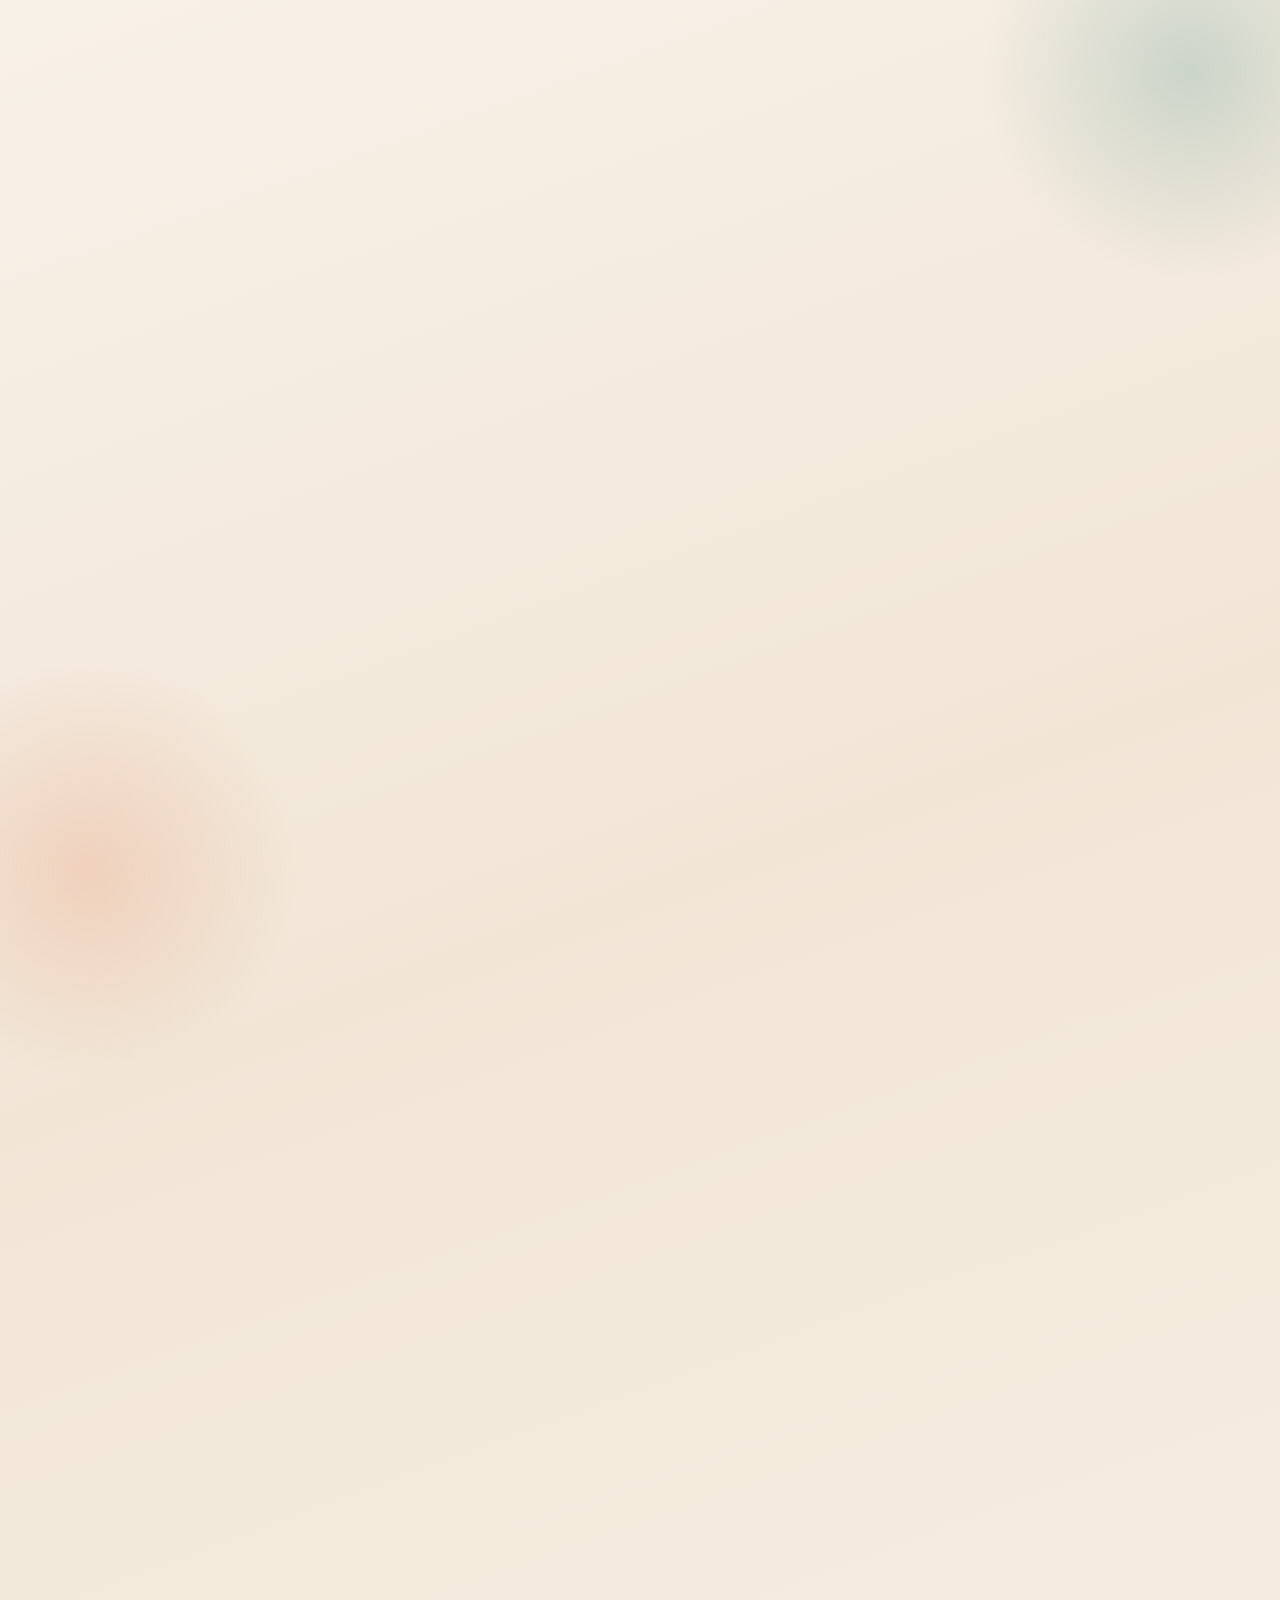
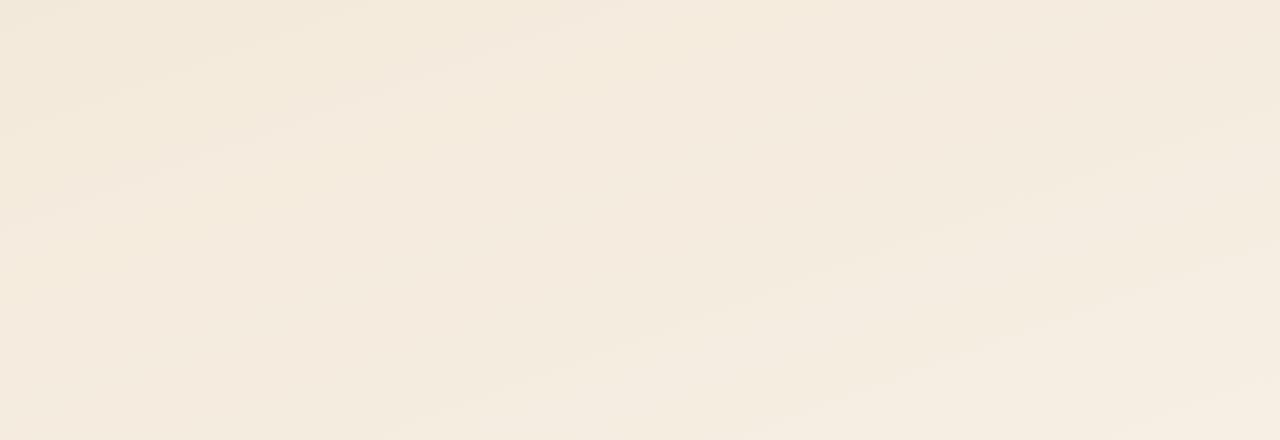
<file: frontend/index.html>
<!DOCTYPE html>
<html lang="en">

<head>
    <meta charset="UTF-8">
    <meta name="viewport" content="width=device-width, initial-scale=1">
    <title>Certificate Studio</title>
    <link rel="preconnect" href="https://fonts.googleapis.com">
    <link rel="preconnect" href="https://fonts.gstatic.com" crossorigin>
    <link
        href="https://fonts.googleapis.com/css2?family=Fraunces:wght@400;600;700&family=Space+Grotesk:wght@400;500;600;700&display=swap"
        rel="stylesheet">
    <link rel="stylesheet" href="styles.css">
</head>

<body>
    <div class="page">
        <header class="hero reveal">
            <div class="hero-content">
                <div class="kicker">Certificate Studio</div>
                <h1>Generate, review, and secure certificates on chain.</h1>
                <p>
                    Submit student details, preview the certificate instantly, and route it to the admin team for
                    blockchain registration. Every step stays in a single flow.
                </p>
                <div class="hero-actions">
                    <button class="btn primary" id="jumpGenerate">Start a new certificate</button>
                    <button class="btn ghost" id="jumpVerify">Verify an existing PDF</button>
                </div>
            </div>
            <div class="hero-card">
                <ul>
                    <li><span class="pill">Step 1</span> Collect details and marks</li>
                    <li><span class="pill">Step 2</span> Generate the PDF certificate</li>
                    <li><span class="pill">Step 3</span> Admin checks and uploads</li>
                </ul>
            </div>
        </header>

        <main class="grid">
            <section class="card full reveal" id="generateSection">
                <div class="step">Step 1</div>
                <h2>Submit student details</h2>
                <p>Fill out the details below to generate a certificate PDF instantly.</p>

                <form id="detailsForm" class="form-grid" autocomplete="off">
                    <div class="field">
                        <label for="studentId">Student ID</label>
                        <input id="studentId" name="student_id" type="text" placeholder="001" required>
                    </div>
                    <div class="field">
                        <label for="school">School</label>
                        <input id="school" name="school" type="text" value="Zurich High School">
                    </div>
                    <div class="field">
                        <label for="firstName">First name</label>
                        <input id="firstName" name="first_name" type="text" placeholder="Ava" required>
                    </div>
                    <div class="field">
                        <label for="lastName">Last name</label>
                        <input id="lastName" name="last_name" type="text" placeholder="Martin" required>
                    </div>
                    <div class="field">
                        <label for="gender">Gender</label>
                        <select id="gender" name="gender">
                            <option value="Female">Female</option>
                            <option value="Male">Male</option>
                            <option value="Other">Other</option>
                        </select>
                    </div>
                    <div class="field">
                        <label for="session">Session</label>
                        <input id="session" name="session" type="text" value="2025-2026">
                    </div>
                </form>

                <div class="subject-area">
                    <label>Subject marks (0-100)</label>
                    <div class="subject-grid" id="subjectGrid">
                        <div class="field"><input type="number" min="0" max="100" id="mathScore"
                                placeholder="Mathematics" value="86"></div>
                        <div class="field"><input type="number" min="0" max="100" id="historyScore"
                                placeholder="History" value="81"></div>
                        <div class="field"><input type="number" min="0" max="100" id="physicsScore"
                                placeholder="Physics" value="88"></div>
                        <div class="field"><input type="number" min="0" max="100" id="chemistryScore"
                                placeholder="Chemistry" value="79"></div>
                        <div class="field"><input type="number" min="0" max="100" id="biologyScore"
                                placeholder="Biology" value="90"></div>
                        <div class="field"><input type="number" min="0" max="100" id="englishScore"
                                placeholder="English" value="92"></div>
                        <div class="field"><input type="number" min="0" max="100" id="geographyScore"
                                placeholder="Geography" value="84"></div>
                    </div>
                </div>

                <div class="actions">
                    <button class="btn primary" id="generateBtn">Generate certificate PDF</button>
                    <button class="btn ghost" id="resetBtn" type="button">Reset form</button>
                </div>
                <div class="status info" id="generateStatus" aria-live="polite"></div>
            </section>

            <section class="card half reveal" id="certificateSection">
                <div class="step">Step 2</div>
                <h2>Certificate preview</h2>
                <p>Review the PDF and send it to admin for blockchain upload.</p>

                <div class="preview" id="previewBox">
                    <div>
                        <strong>No certificate yet.</strong>
                        <p>Generate a certificate to see the preview here.</p>
                    </div>
                </div>

                <div class="summary" id="summaryBox"></div>

                <div class="actions">
                    <a class="btn secondary" id="downloadBtn" href="#" download="certificate.pdf"
                        style="display:none; text-decoration:none;">Download PDF</a>
                </div>
            </section>

            <section class="card half reveal" id="adminSection">
                <div class="step">Step 3</div>
                <h2>Admin check and upload</h2>
                <p>Verify the certificate and upload it to the blockchain registry.</p>

                <div class="toggle">
                    <label>
                        <input type="radio" name="adminSource" value="generated" id="sourceGenerated" checked>
                        <span>Use generated certificate</span>
                    </label>
                    <label>
                        <input type="radio" name="adminSource" value="upload" id="sourceUpload">
                        <span>Upload a PDF</span>
                    </label>
                </div>

                <div class="field" id="adminFileField" style="display:none;">
                    <label for="adminFile">Certificate PDF</label>
                    <input type="file" id="adminFile" accept=".pdf">
                </div>

                <div class="field">
                    <label for="adminPassword">Admin password</label>
                    <input type="password" id="adminPassword" placeholder="Enter admin password">
                </div>

                <div class="actions">
                    <button class="btn ghost" id="adminVerifyBtn">Check on blockchain</button>
                    <button class="btn primary" id="adminUploadBtn">Upload to blockchain</button>
                </div>
                <div class="status" id="adminStatus" aria-live="polite"></div>
            </section>

            <section class="card full reveal" id="verifySection">
                <div class="step">Public verification</div>
                <h2>Verify any certificate</h2>
                <p>Upload a PDF to check if it already exists in the blockchain registry.</p>
                <div class="field">
                    <label for="verifyFile">Certificate PDF</label>
                    <input type="file" id="verifyFile" accept=".pdf">
                </div>
                <div class="actions">
                    <button class="btn secondary" id="verifyBtn">Verify certificate</button>
                </div>
                <div class="status" id="verifyStatus" aria-live="polite"></div>
            </section>
        </main>
    </div>

    <script src="app.js"></script>
</body>

</html>
</file>
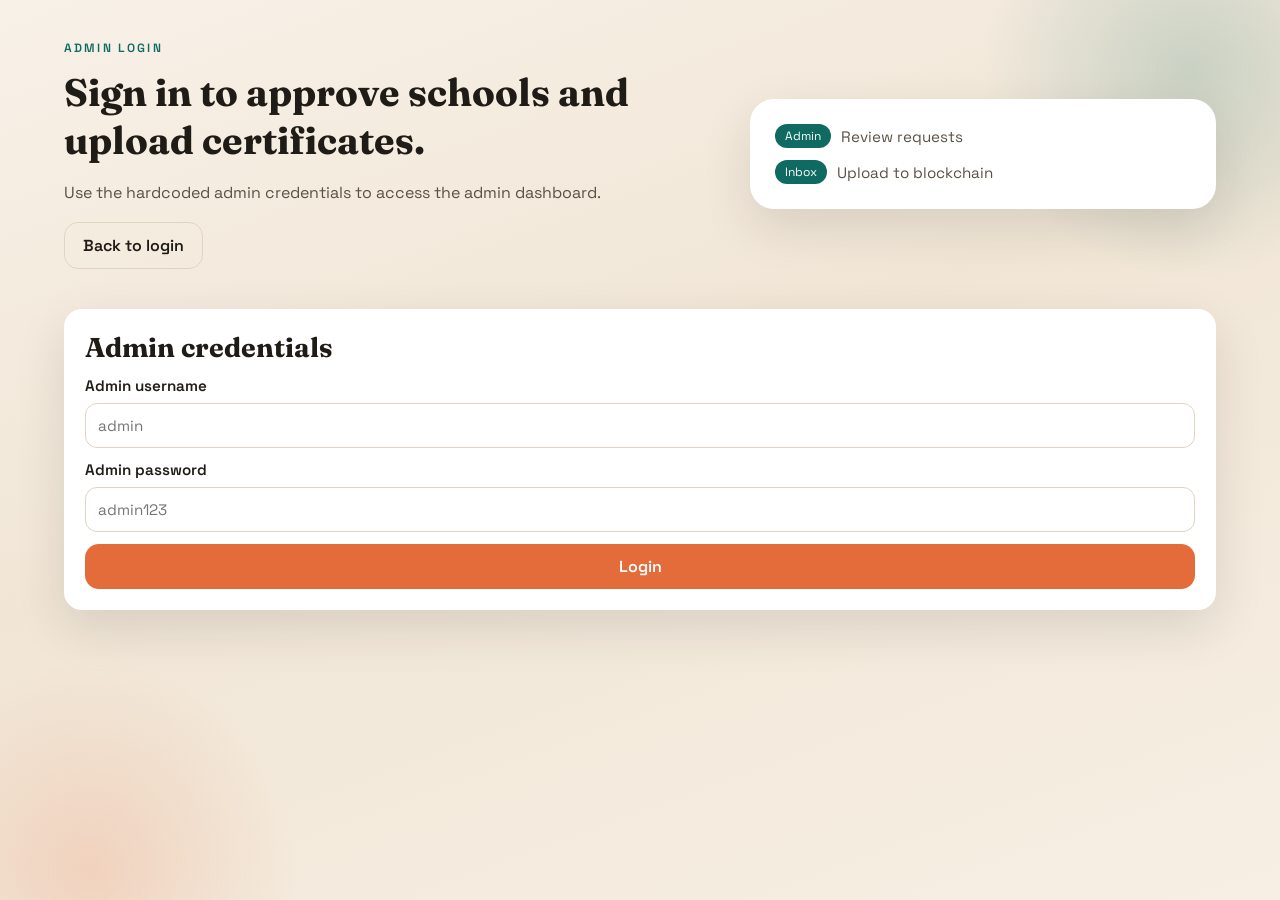
<file: frontend/admin-login.html>
<!DOCTYPE html>
<html lang="en">

<head>
    <meta charset="UTF-8">
    <meta name="viewport" content="width=device-width, initial-scale=1">
    <title>Admin Login</title>
    <link rel="preconnect" href="https://fonts.googleapis.com">
    <link rel="preconnect" href="https://fonts.gstatic.com" crossorigin>
    <link
        href="https://fonts.googleapis.com/css2?family=Fraunces:wght@400;600;700&family=Space+Grotesk:wght@400;500;600;700&display=swap"
        rel="stylesheet">
    <link rel="stylesheet" href="styles.css">
</head>

<body>
    <div class="page">
        <header class="hero reveal">
            <div class="hero-content">
                <div class="kicker">Admin Login</div>
                <h1>Sign in to approve schools and upload certificates.</h1>
                <p>Use the hardcoded admin credentials to access the admin dashboard.</p>
                <div class="hero-actions">
                    <a class="btn ghost" href="login.html" style="text-decoration:none;">Back to login</a>
                </div>
            </div>
            <div class="hero-card">
                <ul>
                    <li><span class="pill">Admin</span> Review requests</li>
                    <li><span class="pill">Inbox</span> Upload to blockchain</li>
                </ul>
            </div>
        </header>

        <main class="auth-grid">
            <section class="panel reveal">
                <h2>Admin credentials</h2>
                <form id="adminLoginForm" class="list">
                    <div class="field">
                        <label for="adminUser">Admin username</label>
                        <input id="adminUser" type="text" placeholder="admin" required>
                    </div>
                    <div class="field">
                        <label for="adminPassword">Admin password</label>
                        <input id="adminPassword" type="password" placeholder="admin123" required>
                    </div>
                    <button class="btn secondary" type="submit">Login</button>
                </form>
                <div class="status" id="adminLoginStatus" aria-live="polite"></div>
            </section>
        </main>
    </div>

    <script src="admin-login.js"></script>
</body>

</html>
</file>
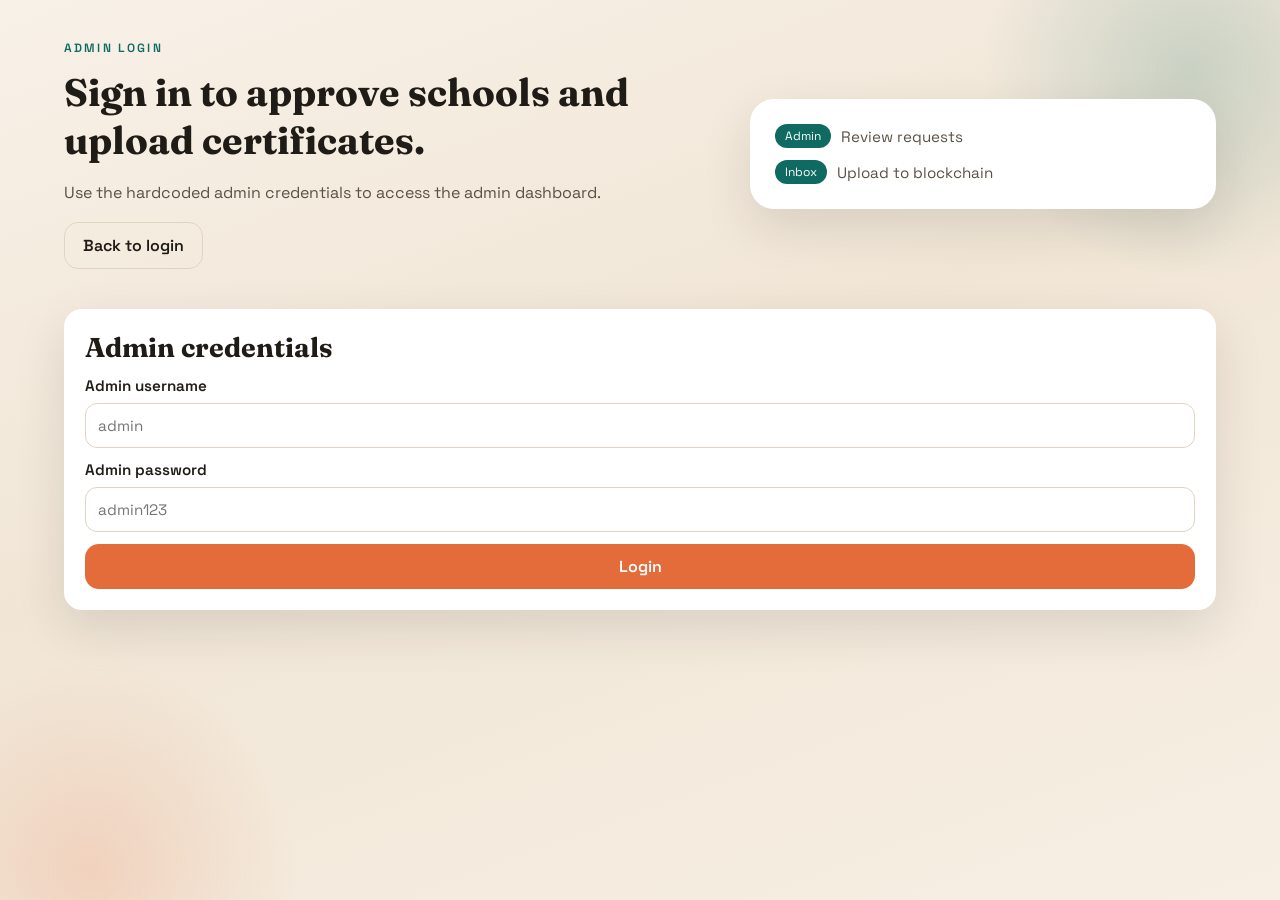
<file: frontend/admin.html>
<!DOCTYPE html>
<html lang="en">

<head>
    <meta charset="UTF-8">
    <meta name="viewport" content="width=device-width, initial-scale=1">
    <title>Admin Portal</title>
    <link rel="preconnect" href="https://fonts.googleapis.com">
    <link rel="preconnect" href="https://fonts.gstatic.com" crossorigin>
    <link
        href="https://fonts.googleapis.com/css2?family=Fraunces:wght@400;600;700&family=Space+Grotesk:wght@400;500;600;700&display=swap"
        rel="stylesheet">
    <link rel="stylesheet" href="styles.css">
</head>

<body>
    <div class="toast-container" id="toastContainer" aria-live="polite"></div>
    <div class="page">
        <header class="hero reveal">
            <div class="hero-content">
                <div class="kicker">Admin Console</div>
                <h1>Approve schools and manage the certificate portal.</h1>
                <p>Review school requests and manage approved schools.</p>
                <div class="hero-actions">
                    <a class="btn ghost" href="login.html" style="text-decoration:none;">Back to login</a>
                    <button class="btn secondary" id="jumpApprovedBtn" type="button">View approved schools</button>
                    <button class="btn primary" id="refreshBtn">Refresh data</button>
                </div>
            </div>
            <div class="hero-card">
                <ul>
                    <li><span class="pill">Admin</span> Review school approvals</li>
                    <li><span class="pill">Schools</span> Manage approved schools</li>
                </ul>
            </div>
        </header>

        <main class="grid">
            <section class="card full reveal" id="adminSession">
                <div class="step">Admin Session</div>
                <h2>Logged in as</h2>
                <p class="badge" id="adminBadge">Not logged in</p>
                <div class="actions">
                    <button class="btn ghost" id="logoutBtn" type="button">Logout</button>
                </div>
                <div class="status" id="adminStatus" aria-live="polite"></div>
            </section>

            <section class="card full reveal">
                <div class="step">School Requests</div>
                <h2>Pending approvals</h2>
                <div class="status" id="requestStatus" aria-live="polite"></div>
                <div id="requestsContainer"></div>
            </section>

            <details class="card full reveal collapsible" id="approvedSchoolsSection">
                <summary>
                    <div>
                        <div class="step">Approved Schools</div>
                        <h2>Approved schools</h2>
                    </div>
                    <span class="badge" id="approvedCount">0 approved</span>
                </summary>
                <div class="card-body">
                    <div class="status" id="approvedStatus" aria-live="polite"></div>
                    <div class="scroll-box" id="approvedContainer"></div>
                </div>
            </details>

            <details class="card full reveal collapsible" id="submissionsSection">
                <summary>
                    <div>
                        <div class="step">Pending Submissions</div>
                        <h2>Pending certificates</h2>
                    </div>
                    <span class="selection-count" id="selectionCount">0 / 200 selected</span>
                </summary>
                <div class="card-body">
                    <p>Choose hashes to upload them to the blockchain in a single transaction.</p>
                    <div class="actions">
                        <button class="btn ghost" id="selectAllPendingBtn" type="button">Select all pending</button>
                        <button class="btn ghost" id="clearSelectionBtn" type="button">Clear selection</button>
                        <button class="btn primary" id="bulkUploadBtn" type="button">Upload selected hashes</button>
                    </div>
                    <div class="field">
                        <label for="blockchainPassword">Blockchain admin password</label>
                        <input id="blockchainPassword" type="password" placeholder="Use ADMIN_PASSWORD">
                    </div>
                    <div class="status" id="bulkStatus" aria-live="polite"></div>
                    <div class="status" id="submissionStatus" aria-live="polite"></div>
                    <div class="scroll-box" id="submissionsContainer"></div>
                </div>
            </details>

            <details class="card full reveal collapsible" id="uploadedSection">
                <summary>
                    <div>
                        <div class="step">Uploaded Certificates</div>
                        <h2>Uploaded certificates</h2>
                    </div>
                    <span class="badge" id="uploadedCount">0 uploaded</span>
                </summary>
                <div class="card-body">
                    <p>Archived certificates already uploaded to the blockchain.</p>
                    <div class="status" id="uploadedStatus" aria-live="polite"></div>
                    <div class="scroll-box uploaded-box" id="uploadedContainer"></div>
                </div>
            </details>
        </main>
    </div>

    <script src="admin.js"></script>
</body>

</html>
</file>
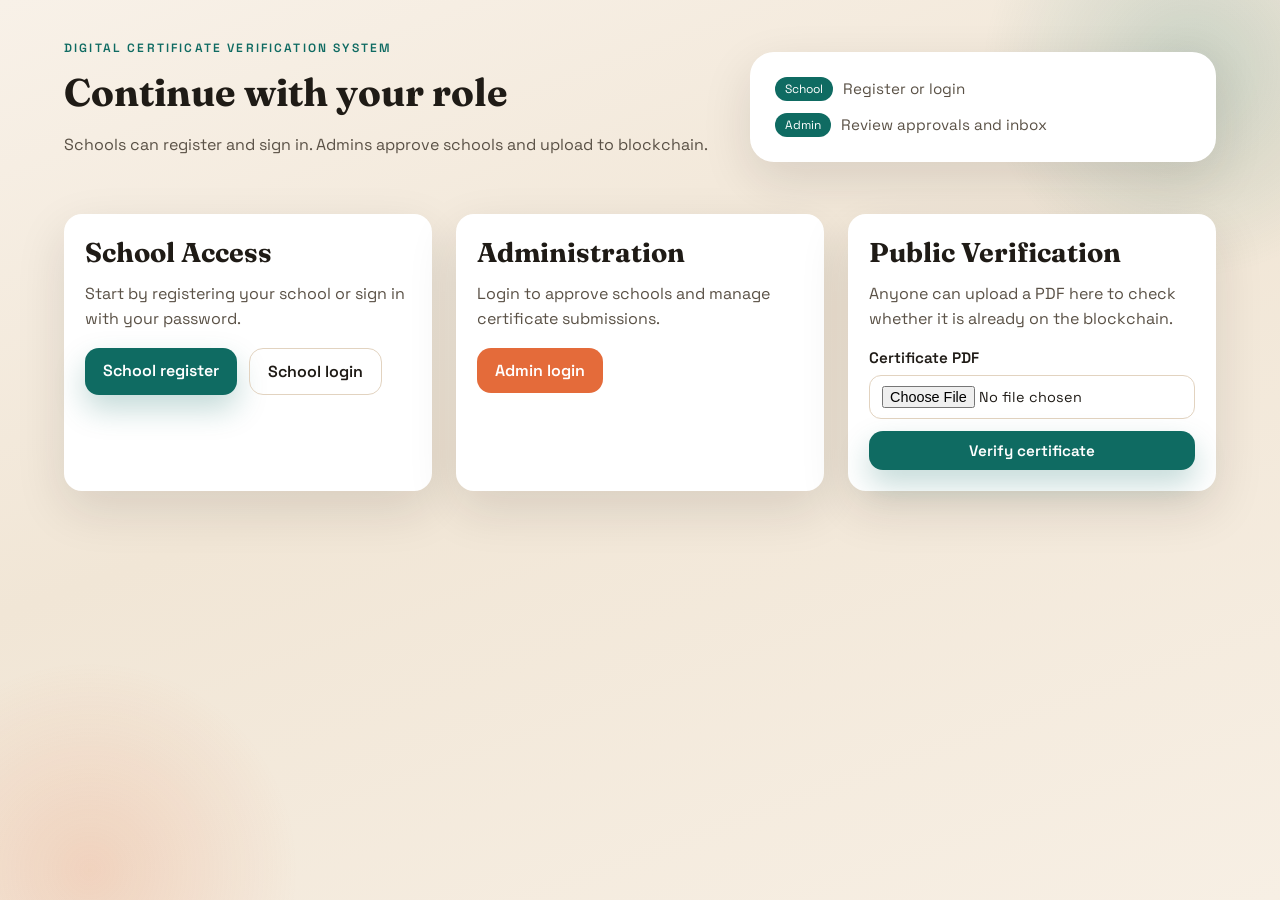
<file: frontend/login.html>
<!DOCTYPE html>
<html lang="en">

<head>
    <meta charset="UTF-8">
    <meta name="viewport" content="width=device-width, initial-scale=1">
    <title>Portal Login</title>
    <link rel="preconnect" href="https://fonts.googleapis.com">
    <link rel="preconnect" href="https://fonts.gstatic.com" crossorigin>
    <link
        href="https://fonts.googleapis.com/css2?family=Fraunces:wght@400;600;700&family=Space+Grotesk:wght@400;500;600;700&display=swap"
        rel="stylesheet">
    <link rel="stylesheet" href="styles.css">
</head>

<body>
    <div class="page">
        <header class="hero reveal">
            <div class="hero-content">
                <div class="kicker">Digital Certificate Verification System</div>
                <h1>Continue with your role</h1>
                <p>Schools can register and sign in. Admins approve schools and upload to blockchain.</p>
            </div>
            <div class="hero-card">
                <ul>
                    <li><span class="pill">School</span> Register or login</li>
                    <li><span class="pill">Admin</span> Review approvals and inbox</li>
                </ul>
            </div>
        </header>

        <main class="auth-grid">
            <section class="panel reveal">
                <h2>School Access</h2>
                <p>Start by registering your school or sign in with your password.</p>
                <div class="actions">
                    <a class="btn primary" href="school-register.html" style="text-decoration:none;">School register</a>
                    <a class="btn ghost" href="school-login.html" style="text-decoration:none;">School login</a>
                </div>
            </section>

            <section class="panel reveal">
                <h2>Administration</h2>
                <p>Login to approve schools and manage certificate submissions.</p>
                <div class="actions">
                    <a class="btn secondary" href="admin-login.html" style="text-decoration:none;">Admin login</a>
                </div>
            </section>

            <section class="panel reveal">
                <h2>Public Verification</h2>
                <p>Anyone can upload a PDF here to check whether it is already on the blockchain.</p>
                <form id="publicVerifyForm" class="list">
                    <div class="field">
                        <label for="publicVerifyFile">Certificate PDF</label>
                        <input type="file" id="publicVerifyFile" accept=".pdf" required>
                    </div>
                    <button class="btn primary" type="submit">Verify certificate</button>
                </form>
                <div class="status" id="publicVerifyStatus" aria-live="polite"></div>
            </section>
        </main>
    </div>

    <script src="login.js"></script>
</body>

</html>
</file>
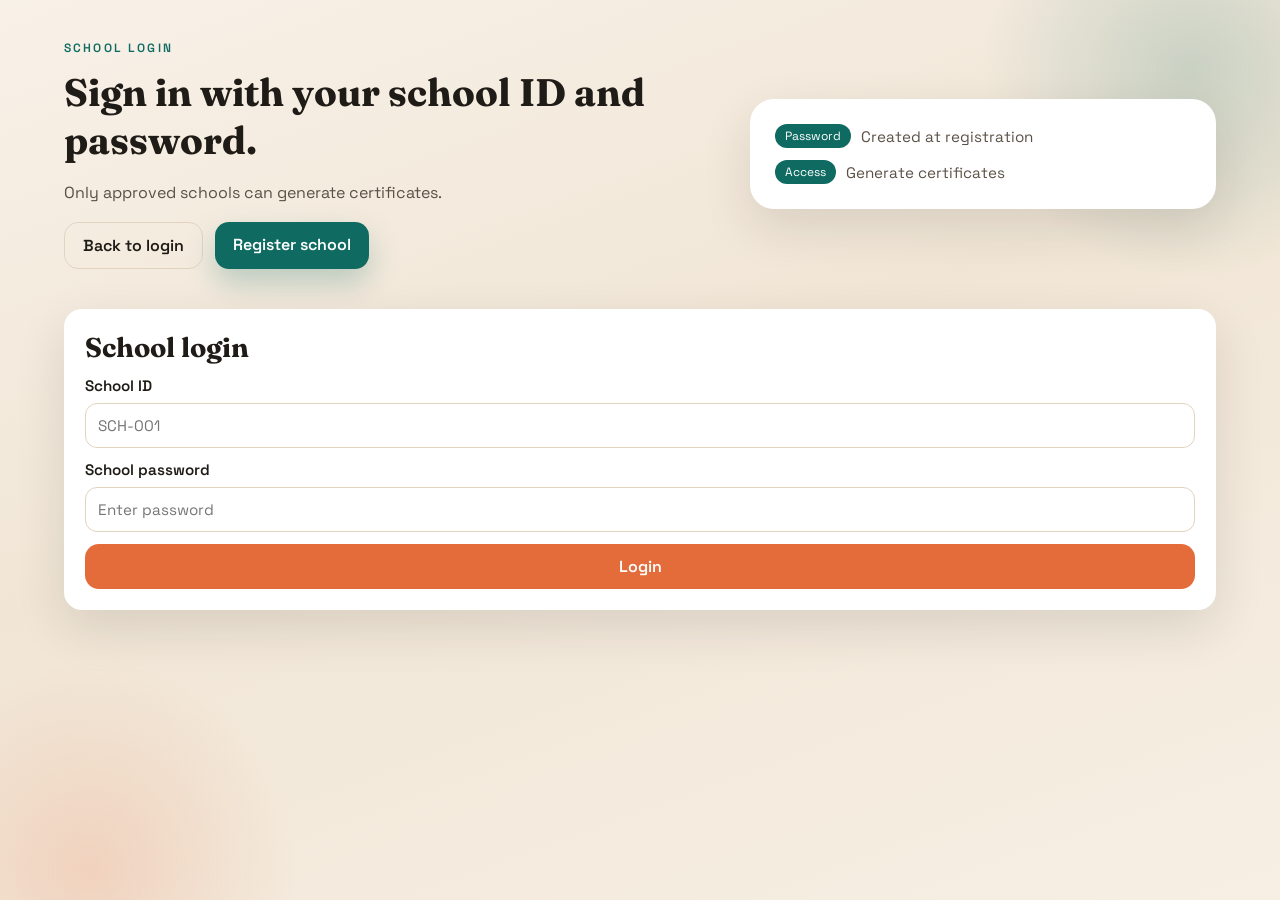
<file: frontend/school-dashboard.html>
<!DOCTYPE html>
<html lang="en">

<head>
    <meta charset="UTF-8">
    <meta name="viewport" content="width=device-width, initial-scale=1">
    <title>School Dashboard</title>
    <link rel="preconnect" href="https://fonts.googleapis.com">
    <link rel="preconnect" href="https://fonts.gstatic.com" crossorigin>
    <link
        href="https://fonts.googleapis.com/css2?family=Fraunces:wght@400;600;700&family=Space+Grotesk:wght@400;500;600;700&display=swap"
        rel="stylesheet">
    <link rel="stylesheet" href="styles.css">
</head>

<body>
    <div class="page">
        <header class="hero reveal">
            <div class="hero-content">
                <div class="kicker">School Dashboard</div>
                <h1>Create and submit certificates for your approved school.</h1>
                <p>Generate PDFs and send them to admin for blockchain upload.</p>
                <div class="hero-actions">
                    <a class="btn ghost" href="login.html" style="text-decoration:none;">Back to login</a>
                    <button class="btn primary" id="scrollGenerate">Generate certificate</button>
                </div>
            </div>
            <div class="hero-card">
                <ul>
                    <li><span class="pill">Step 1</span> Generate PDF</li>
                    <li><span class="pill">Step 2</span> Submit to admin</li>
                </ul>
            </div>
        </header>

        <main class="grid">
            <section class="card full reveal" id="sessionSection">
                <div class="step">Session</div>
                <h2>Current school</h2>
                <p class="badge" id="sessionBadge">Not logged in</p>
                <div class="actions">
                    <button class="btn ghost" id="logoutBtn" type="button">Logout</button>
                </div>
                <div class="status" id="sessionStatus" aria-live="polite"></div>
            </section>

            <section class="card full reveal" id="generateSection">
                <div class="step">Generate Certificate</div>
                <h2>Student certificate details</h2>
                <p>Create a new certificate for an approved school.</p>

                <form id="detailsForm" class="form-grid" autocomplete="off">
                    <div class="field">
                        <label for="studentId">Student ID</label>
                        <input id="studentId" name="student_id" type="text" placeholder="001" required>
                    </div>
                    <div class="field">
                        <label for="schoolNameCert">School name</label>
                        <input id="schoolNameCert" name="school" type="text" placeholder="Loaded from profile" readonly>
                    </div>
                    <div class="field">
                        <label for="schoolBoardCert">Board</label>
                        <input id="schoolBoardCert" name="board" type="text" placeholder="Loaded from profile" readonly>
                    </div>
                    <div class="field">
                        <label for="firstName">First name</label>
                        <input id="firstName" name="first_name" type="text" placeholder="Ava" required>
                    </div>
                    <div class="field">
                        <label for="lastName">Last name</label>
                        <input id="lastName" name="last_name" type="text" placeholder="Martin" required>
                    </div>
                    <div class="field">
                        <label for="gender">Gender</label>
                        <select id="gender" name="gender">
                            <option value="Female">Female</option>
                            <option value="Male">Male</option>
                            <option value="Other">Other</option>
                        </select>
                    </div>
                    <div class="field">
                        <label for="session">Session</label>
                        <input id="session" name="session" type="text" value="2025-2026">
                    </div>
                </form>

                <div class="subject-area">
                    <label>Subject marks (0-100)</label>
                    <div class="subject-grid" id="subjectGrid">
                        <div class="field"><input type="number" min="0" max="100" id="mathScore"
                            placeholder="Mathematics"></div>
                        <div class="field"><input type="number" min="0" max="100" id="historyScore"
                            placeholder="History"></div>
                        <div class="field"><input type="number" min="0" max="100" id="physicsScore"
                            placeholder="Physics"></div>
                        <div class="field"><input type="number" min="0" max="100" id="chemistryScore"
                            placeholder="Chemistry"></div>
                        <div class="field"><input type="number" min="0" max="100" id="biologyScore"
                            placeholder="Biology"></div>
                        <div class="field"><input type="number" min="0" max="100" id="englishScore"
                            placeholder="English"></div>
                        <div class="field"><input type="number" min="0" max="100" id="geographyScore"
                            placeholder="Geography"></div>
                    </div>
                </div>

                <div class="actions">
                    <button class="btn primary" id="generateBtn">Generate certificate PDF</button>
                    <button class="btn ghost" id="resetBtn" type="button">Reset form</button>
                </div>
                <div class="status info" id="generateStatus" aria-live="polite"></div>
            </section>

            <section class="card full reveal" id="certificateSection">
                <div class="step">Preview & Submit</div>
                <h2>Certificate preview</h2>
                <p>Review the PDF and send it to admin for blockchain upload.</p>

                <div class="preview" id="previewBox">
                    <div>
                        <strong>No certificate yet.</strong>
                        <p>Generate a certificate to see the preview here.</p>
                    </div>
                </div>

                <div class="summary" id="summaryBox"></div>

                <div class="actions">
                    <a class="btn secondary" id="downloadBtn" href="#" download="certificate.pdf"
                        style="display:none; text-decoration:none;">Download PDF</a>
                    <button class="btn primary" id="sendToAdminBtn" style="display:none;" type="button">Submit to admin</button>
                </div>
                <div class="status" id="submitStatus" aria-live="polite"></div>
            </section>
        </main>
    </div>

    <script src="school-dashboard.js"></script>
</body>

</html>
</file>
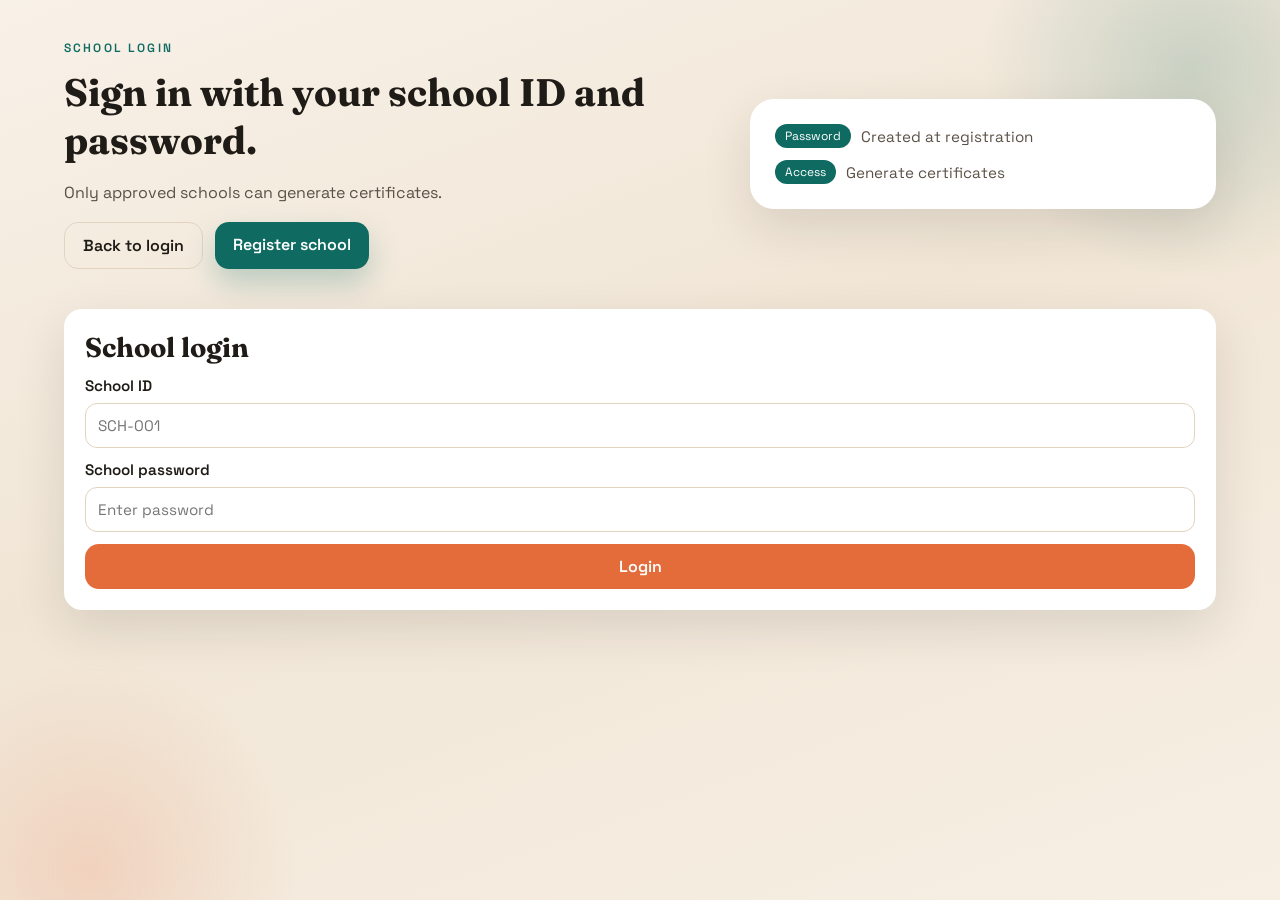
<file: frontend/school-login.html>
<!DOCTYPE html>
<html lang="en">

<head>
    <meta charset="UTF-8">
    <meta name="viewport" content="width=device-width, initial-scale=1">
    <title>School Login</title>
    <link rel="preconnect" href="https://fonts.googleapis.com">
    <link rel="preconnect" href="https://fonts.gstatic.com" crossorigin>
    <link
        href="https://fonts.googleapis.com/css2?family=Fraunces:wght@400;600;700&family=Space+Grotesk:wght@400;500;600;700&display=swap"
        rel="stylesheet">
    <link rel="stylesheet" href="styles.css">
</head>

<body>
    <div class="page">
        <header class="hero reveal">
            <div class="hero-content">
                <div class="kicker">School Login</div>
                <h1>Sign in with your school ID and password.</h1>
                <p>Only approved schools can generate certificates.</p>
                <div class="hero-actions">
                    <a class="btn ghost" href="login.html" style="text-decoration:none;">Back to login</a>
                    <a class="btn primary" href="school-register.html" style="text-decoration:none;">Register school</a>
                </div>
            </div>
            <div class="hero-card">
                <ul>
                    <li><span class="pill">Password</span> Created at registration</li>
                    <li><span class="pill">Access</span> Generate certificates</li>
                </ul>
            </div>
        </header>

        <main class="auth-grid">
            <section class="panel reveal">
                <h2>School login</h2>
                <form id="schoolLoginForm" class="list">
                    <div class="field">
                        <label for="loginSchoolId">School ID</label>
                        <input id="loginSchoolId" type="text" placeholder="SCH-001" required>
                    </div>
                    <div class="field">
                        <label for="schoolPassword">School password</label>
                        <input id="schoolPassword" type="password" placeholder="Enter password" required>
                    </div>
                    <button class="btn secondary" type="submit">Login</button>
                </form>
                <div class="status" id="loginStatus" aria-live="polite"></div>
            </section>
        </main>
    </div>

    <script src="school-login.js"></script>
</body>

</html>
</file>
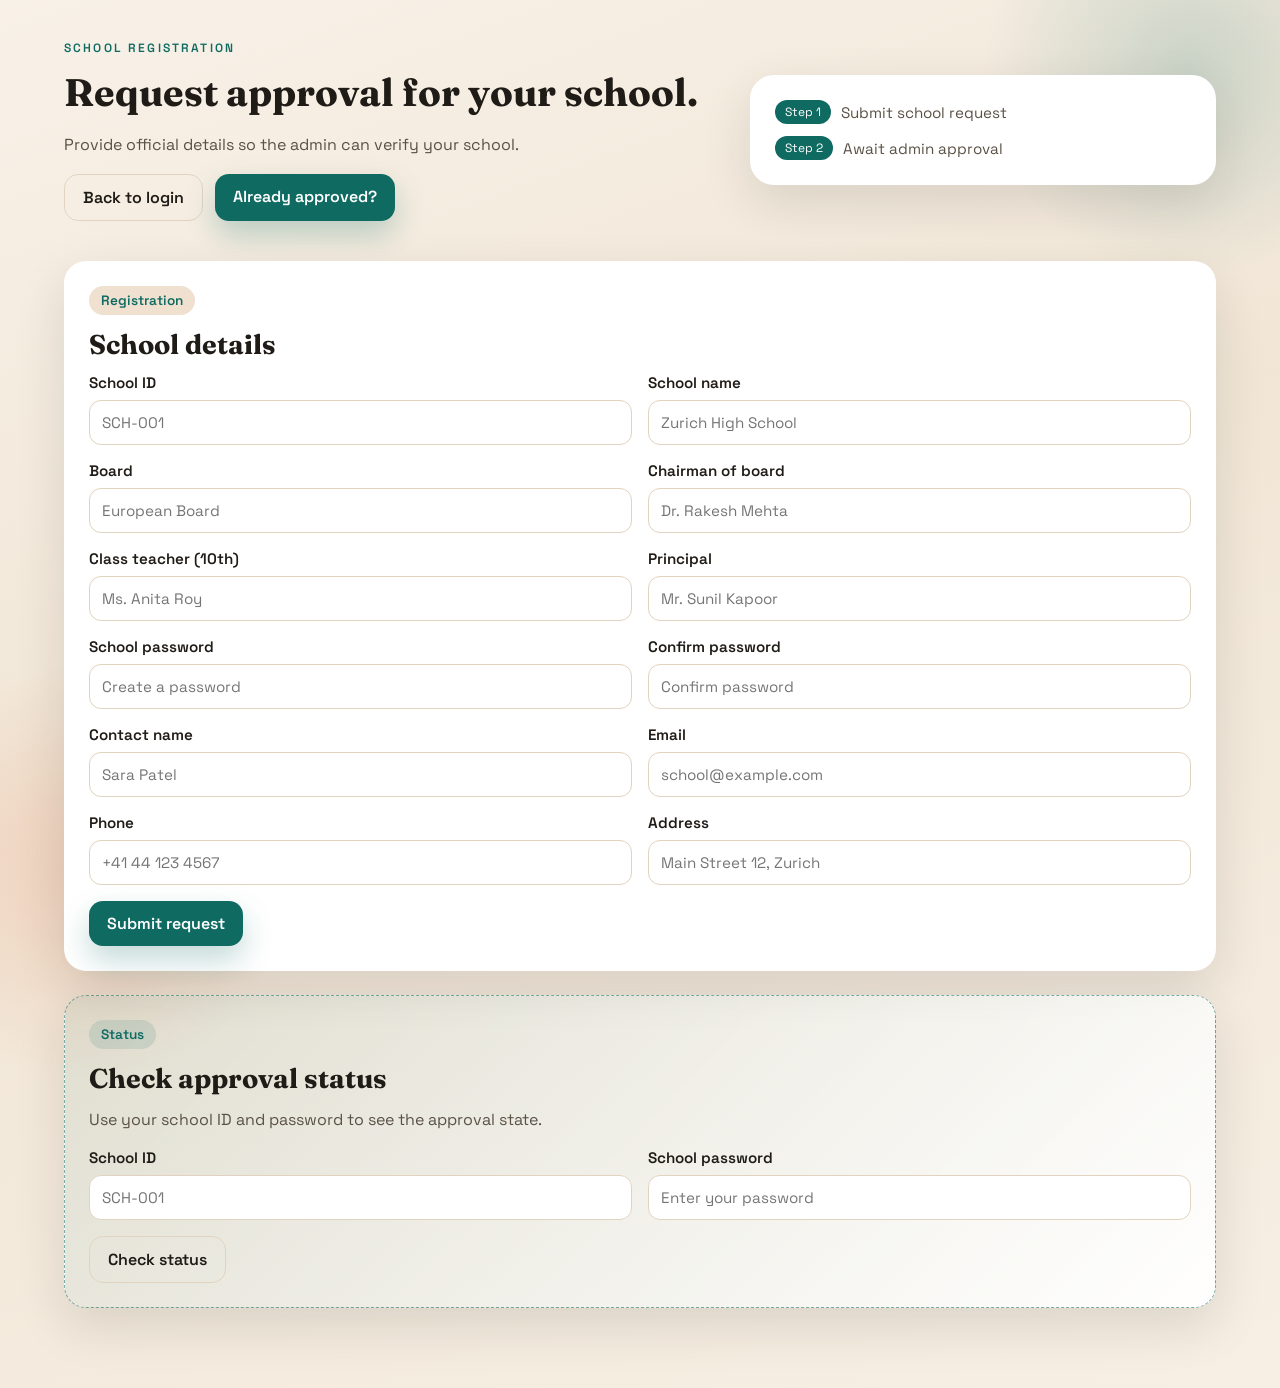
<file: frontend/school-register.html>
<!DOCTYPE html>
<html lang="en">

<head>
    <meta charset="UTF-8">
    <meta name="viewport" content="width=device-width, initial-scale=1">
    <title>School Registration</title>
    <link rel="preconnect" href="https://fonts.googleapis.com">
    <link rel="preconnect" href="https://fonts.gstatic.com" crossorigin>
    <link
        href="https://fonts.googleapis.com/css2?family=Fraunces:wght@400;600;700&family=Space+Grotesk:wght@400;500;600;700&display=swap"
        rel="stylesheet">
    <link rel="stylesheet" href="styles.css">
</head>

<body>
    <div class="page">
        <header class="hero reveal">
            <div class="hero-content">
                <div class="kicker">School Registration</div>
                <h1>Request approval for your school.</h1>
                <p>Provide official details so the admin can verify your school.</p>
                <div class="hero-actions">
                    <a class="btn ghost" href="login.html" style="text-decoration:none;">Back to login</a>
                    <a class="btn primary" href="school-login.html" style="text-decoration:none;">Already approved?</a>
                </div>
            </div>
            <div class="hero-card">
                <ul>
                    <li><span class="pill">Step 1</span> Submit school request</li>
                    <li><span class="pill">Step 2</span> Await admin approval</li>
                </ul>
            </div>
        </header>

        <main class="grid">
            <section class="card full reveal" id="registerSection">
                <div class="step">Registration</div>
                <h2>School details</h2>
                <form id="schoolRegisterForm" class="form-grid">
                    <div class="field">
                        <label for="schoolId">School ID</label>
                        <input id="schoolId" type="text" placeholder="SCH-001" required>
                    </div>
                    <div class="field">
                        <label for="schoolName">School name</label>
                        <input id="schoolName" type="text" placeholder="Zurich High School" required>
                    </div>
                    <div class="field">
                        <label for="schoolBoard">Board</label>
                        <input id="schoolBoard" type="text" placeholder="European Board" required>
                    </div>
                    <div class="field">
                        <label for="chairmanName">Chairman of board</label>
                        <input id="chairmanName" type="text" placeholder="Dr. Rakesh Mehta" required>
                    </div>
                    <div class="field">
                        <label for="classTeacherName">Class teacher (10th)</label>
                        <input id="classTeacherName" type="text" placeholder="Ms. Anita Roy" required>
                    </div>
                    <div class="field">
                        <label for="principalName">Principal</label>
                        <input id="principalName" type="text" placeholder="Mr. Sunil Kapoor" required>
                    </div>
                    <div class="field">
                        <label for="schoolPassword">School password</label>
                        <input id="schoolPassword" type="password" placeholder="Create a password" required>
                    </div>
                    <div class="field">
                        <label for="schoolPasswordConfirm">Confirm password</label>
                        <input id="schoolPasswordConfirm" type="password" placeholder="Confirm password" required>
                    </div>
                    <div class="field">
                        <label for="contactName">Contact name</label>
                        <input id="contactName" type="text" placeholder="Sara Patel">
                    </div>
                    <div class="field">
                        <label for="contactEmail">Email</label>
                        <input id="contactEmail" type="email" placeholder="school@example.com">
                    </div>
                    <div class="field">
                        <label for="contactPhone">Phone</label>
                        <input id="contactPhone" type="text" placeholder="+41 44 123 4567">
                    </div>
                    <div class="field">
                        <label for="contactAddress">Address</label>
                        <input id="contactAddress" type="text" placeholder="Main Street 12, Zurich">
                    </div>
                </form>
                <div class="actions">
                    <button class="btn primary" id="registerBtn">Submit request</button>
                </div>
                <div class="status" id="registerStatus" aria-live="polite"></div>
            </section>

            <section class="card full reveal status-card" id="statusSection">
                <div class="step">Status</div>
                <h2>Check approval status</h2>
                <p>Use your school ID and password to see the approval state.</p>
                <form id="schoolStatusForm" class="form-grid">
                    <div class="field">
                        <label for="statusSchoolId">School ID</label>
                        <input id="statusSchoolId" type="text" placeholder="SCH-001" required>
                    </div>
                    <div class="field">
                        <label for="statusPassword">School password</label>
                        <input id="statusPassword" type="password" placeholder="Enter your password" required>
                    </div>
                </form>
                <div class="actions">
                    <button class="btn ghost" id="statusBtn" type="button">Check status</button>
                </div>
                <div class="status" id="statusResult" aria-live="polite"></div>
            </section>
        </main>
    </div>

    <script src="school-register.js"></script>
</body>

</html>
</file>
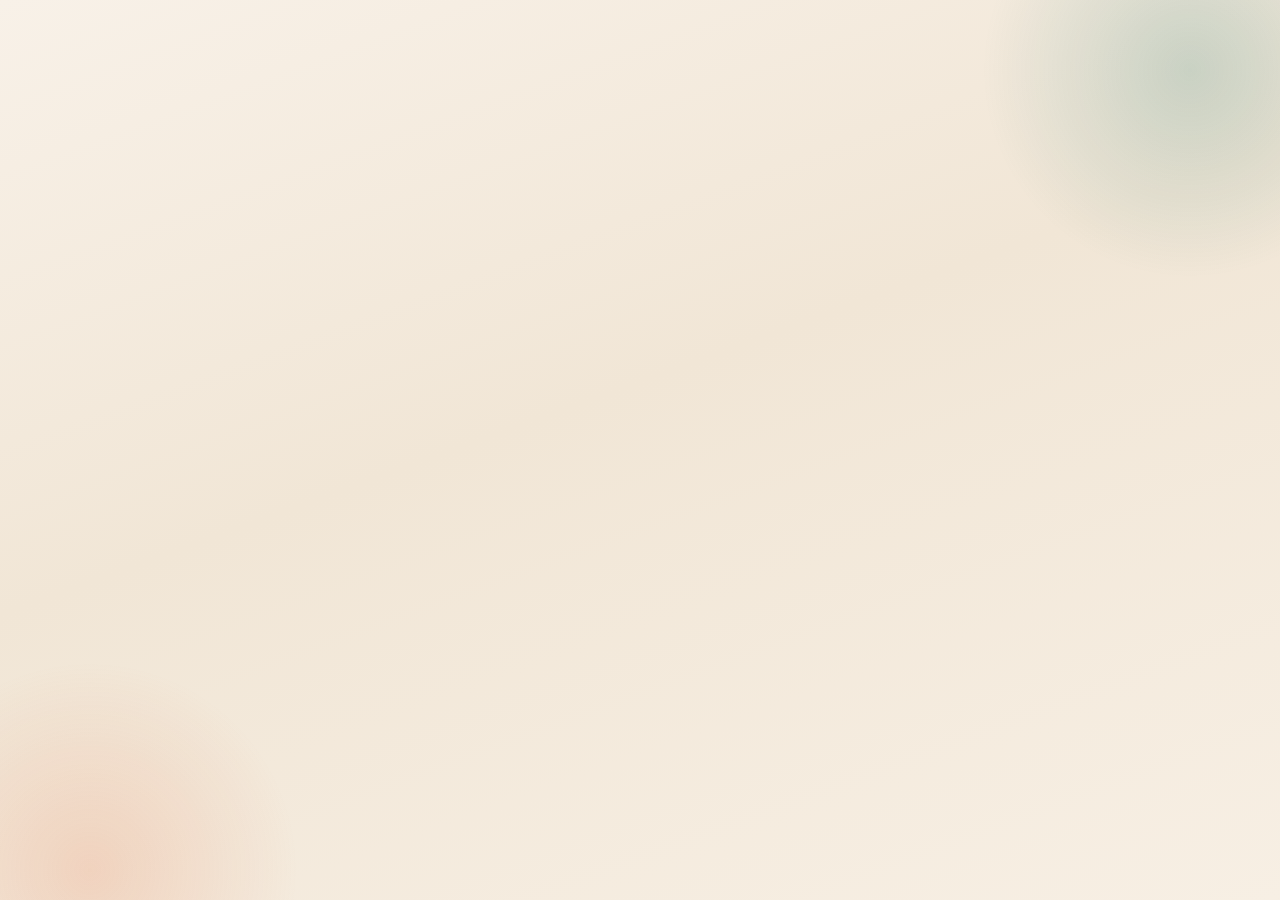
<file: frontend/school.html>
<!DOCTYPE html>
<html lang="en">

<head>
    <meta charset="UTF-8">
    <meta name="viewport" content="width=device-width, initial-scale=1">
    <title>School Portal</title>
    <link rel="preconnect" href="https://fonts.googleapis.com">
    <link rel="preconnect" href="https://fonts.gstatic.com" crossorigin>
    <link
        href="https://fonts.googleapis.com/css2?family=Fraunces:wght@400;600;700&family=Space+Grotesk:wght@400;500;600;700&display=swap"
        rel="stylesheet">
    <link rel="stylesheet" href="styles.css">
</head>

<body>
    <div class="page">
        <header class="hero reveal">
            <div class="hero-content">
                <div class="kicker">School Access</div>
                <h1>Sign in or register your school.</h1>
                <p>Approved schools use their password to generate certificates.</p>
                <div class="hero-actions">
                    <a class="btn ghost" href="login.html" style="text-decoration:none;">Back to login</a>
                </div>
            </div>
            <div class="hero-card">
                <ul>
                    <li><span class="pill">Register</span> Submit school details</li>
                    <li><span class="pill">Login</span> Use your school password</li>
                </ul>
            </div>
        </header>

        <main class="auth-grid">
            <section class="panel reveal">
                <h2>School registration</h2>
                <p>New schools should register for approval.</p>
                <div class="actions">
                    <a class="btn primary" href="school-register.html" style="text-decoration:none;">Register school</a>
                </div>
            </section>

            <section class="panel reveal">
                <h2>School login</h2>
                <p>Approved schools can sign in and create certificates.</p>
                <div class="actions">
                    <a class="btn secondary" href="school-login.html" style="text-decoration:none;">Login with
                        password</a>
                </div>
            </section>
        </main>
    </div>

    <script src="login.js"></script>
</body>

</html>
</file>
<file: frontend/styles.css>
:root {
    --bg: #f5efe6;
    --ink: #1f1b16;
    --muted: #5a5146;
    --surface: #ffffff;
    --accent: #0f6b62;
    --accent-2: #e46b3a;
    --soft: #efe0cf;
    --line: #e2d3c0;
    --shadow: 0 18px 50px rgba(31, 27, 22, 0.12);
}

* {
    box-sizing: border-box;
}

body {
    margin: 0;
    font-family: "Space Grotesk", system-ui, sans-serif;
    color: var(--ink);
    background: linear-gradient(160deg, #f8f1e8 0%, #f1e6d6 45%, #f7efe4 100%);
    min-height: 100vh;
    overflow-x: hidden;
}

body::before,
body::after {
    content: "";
    position: fixed;
    inset: auto;
    width: 420px;
    height: 420px;
    border-radius: 50%;
    background: radial-gradient(circle, rgba(15, 107, 98, 0.18), transparent 70%);
    z-index: -1;
    animation: float 14s ease-in-out infinite;
}

body::before {
    top: -140px;
    right: -120px;
}

body::after {
    bottom: -180px;
    left: -120px;
    background: radial-gradient(circle, rgba(228, 107, 58, 0.18), transparent 70%);
    animation-delay: -4s;
}

.page {
    max-width: 1200px;
    margin: 0 auto;
    padding: 40px 24px 80px;
}

.hero {
    display: grid;
    grid-template-columns: repeat(12, 1fr);
    gap: 24px;
    align-items: center;
    margin-bottom: 40px;
}

.hero-content {
    grid-column: span 7;
}

.hero-card {
    grid-column: span 5;
    background: var(--surface);
    border-radius: 24px;
    padding: 24px;
    box-shadow: var(--shadow);
    border: 1px solid rgba(255, 255, 255, 0.6);
}

.kicker {
    text-transform: uppercase;
    letter-spacing: 0.18em;
    font-size: 0.75rem;
    color: var(--accent);
    margin-bottom: 12px;
    font-weight: 600;
}

h1 {
    font-family: "Fraunces", serif;
    font-size: clamp(2.4rem, 3vw, 3.4rem);
    margin: 0 0 16px;
}

h2 {
    font-family: "Fraunces", serif;
    margin: 0 0 12px;
    font-size: 1.7rem;
}

p {
    margin: 0 0 16px;
    color: var(--muted);
    line-height: 1.6;
}

.hero-actions {
    display: flex;
    gap: 12px;
    flex-wrap: wrap;
}

.btn {
    border: none;
    cursor: pointer;
    font-weight: 600;
    padding: 12px 18px;
    border-radius: 14px;
    font-size: 1rem;
    transition: transform 0.2s ease, box-shadow 0.2s ease;
    font-family: "Space Grotesk", system-ui, sans-serif;
}

.btn.primary {
    background: var(--accent);
    color: #fff;
    box-shadow: 0 14px 30px rgba(15, 107, 98, 0.25);
}

.btn.secondary {
    background: var(--accent-2);
    color: #fff;
}

.btn.ghost {
    background: transparent;
    border: 1px solid var(--line);
    color: var(--ink);
}

.btn:focus,
.btn:hover {
    transform: translateY(-2px);
    box-shadow: 0 14px 24px rgba(31, 27, 22, 0.12);
}

.grid {
    display: grid;
    grid-template-columns: repeat(12, 1fr);
    gap: 24px;
}

.card {
    background: var(--surface);
    border-radius: 22px;
    padding: 24px;
    border: 1px solid rgba(255, 255, 255, 0.7);
    box-shadow: var(--shadow);
}

.card.status-card {
    border: 1px dashed rgba(15, 107, 98, 0.55);
    background: linear-gradient(135deg, rgba(15, 107, 98, 0.08), rgba(255, 255, 255, 0.95));
}

.card.status-card .step {
    background: rgba(15, 107, 98, 0.12);
    color: var(--accent);
}

.card.full {
    grid-column: span 12;
}

.card.half {
    grid-column: span 6;
}

.step {
    display: inline-flex;
    align-items: center;
    gap: 8px;
    padding: 6px 12px;
    border-radius: 999px;
    background: var(--soft);
    color: var(--accent);
    font-size: 0.85rem;
    font-weight: 600;
    margin-bottom: 12px;
}

.form-grid {
    display: grid;
    grid-template-columns: repeat(2, minmax(0, 1fr));
    gap: 16px;
}

.field {
    display: flex;
    flex-direction: column;
    gap: 8px;
}

label {
    font-weight: 600;
    font-size: 0.95rem;
}

input,
select {
    border-radius: 12px;
    padding: 12px;
    border: 1px solid var(--line);
    font-size: 0.95rem;
    font-family: "Space Grotesk", system-ui, sans-serif;
    background: #fff;
}

.subject-area {
    margin-top: 20px;
}

.subject-grid {
    display: grid;
    grid-template-columns: repeat(3, minmax(0, 1fr));
    gap: 12px;
}

.actions {
    display: flex;
    gap: 12px;
    flex-wrap: wrap;
    margin-top: 16px;
}

.status {
    margin-top: 14px;
    padding: 12px 14px;
    border-radius: 12px;
    font-size: 0.95rem;
    display: none;
}

.status.success {
    background: #e2f3e8;
    color: #17613c;
    border: 1px solid #bfe3cd;
    display: block;
}

.status.error {
    background: #fae3e1;
    color: #8b2f2b;
    border: 1px solid #f1c1be;
    display: block;
}

.status.info {
    background: #e5f0f7;
    color: #2b4a5c;
    border: 1px solid #c8dde9;
    display: block;
}

.toast-container {
    position: fixed;
    top: 24px;
    left: 50%;
    transform: translateX(-50%);
    display: flex;
    flex-direction: column;
    gap: 10px;
    z-index: 9999;
    pointer-events: none;
}

.toast {
    pointer-events: auto;
    min-width: 280px;
    max-width: 640px;
    background: var(--surface);
    border-radius: 14px;
    padding: 12px 16px;
    box-shadow: var(--shadow);
    border: 1px solid var(--line);
    display: flex;
    gap: 12px;
    align-items: center;
    justify-content: space-between;
    animation: toast-in 0.2s ease-out;
}

.toast.success {
    background: #e2f3e8;
    color: #17613c;
    border-color: #bfe3cd;
}

.toast.error {
    background: #fae3e1;
    color: #8b2f2b;
    border-color: #f1c1be;
}

.toast.info {
    background: #e5f0f7;
    color: #2b4a5c;
    border-color: #c8dde9;
}

.toast .toast-message {
    font-size: 0.95rem;
    line-height: 1.4;
}

.toast a {
    color: inherit;
    font-weight: 600;
    text-decoration: underline;
}

.toast.hide {
    opacity: 0;
    transform: translateY(-6px);
    transition: opacity 0.2s ease, transform 0.2s ease;
}

@keyframes toast-in {
    from {
        opacity: 0;
        transform: translateY(-6px);
    }
    to {
        opacity: 1;
        transform: translateY(0);
    }
}

.preview {
    border: 1px dashed var(--line);
    border-radius: 18px;
    padding: 18px;
    min-height: 320px;
    background: #fbf7f1;
    display: grid;
    place-items: center;
    text-align: center;
}

.preview iframe {
    width: 100%;
    height: 360px;
    border: none;
    border-radius: 12px;
}

.summary {
    display: grid;
    gap: 10px;
    margin-top: 16px;
}

.summary div {
    display: flex;
    justify-content: space-between;
    font-size: 0.95rem;
    padding: 8px 10px;
    background: #f7efe5;
    border-radius: 10px;
}

.toggle {
    display: flex;
    gap: 12px;
    flex-wrap: wrap;
    margin: 12px 0 16px;
}

.toggle label {
    display: inline-flex;
    align-items: center;
    gap: 8px;
    background: #f7efe5;
    padding: 10px 14px;
    border-radius: 12px;
    cursor: pointer;
    border: 1px solid transparent;
}

.toggle input {
    accent-color: var(--accent);
}

.toggle input:checked+span {
    color: var(--accent);
    font-weight: 600;
}

.reveal {
    opacity: 0;
    transform: translateY(20px);
    transition: opacity 0.6s ease, transform 0.6s ease;
}

.reveal.revealed {
    opacity: 1;
    transform: translateY(0);
}

.hero-card ul {
    list-style: none;
    padding: 0;
    margin: 0;
    display: grid;
    gap: 12px;
}

.hero-card li {
    display: flex;
    align-items: center;
    gap: 10px;
    font-size: 0.95rem;
    color: var(--muted);
}

.pill {
    background: var(--accent);
    color: #fff;
    padding: 4px 10px;
    border-radius: 999px;
    font-size: 0.75rem;
}

.auth-grid {
    display: flex;
    flex-wrap: wrap;
    gap: 24px;
}

.auth-grid > .panel {
    flex: 1 1 280px;
    min-width: 0;
}

.panel {
    background: var(--surface);
    border-radius: 18px;
    padding: 20px;
    border: 1px solid rgba(255, 255, 255, 0.7);
    box-shadow: var(--shadow);
}

.badge {
    display: inline-flex;
    align-items: center;
    gap: 8px;
    background: #f7efe5;
    color: var(--muted);
    padding: 6px 10px;
    border-radius: 999px;
    font-size: 0.8rem;
}

.table {
    width: 100%;
    border-collapse: collapse;
    font-size: 0.92rem;
    table-layout: fixed;
}

.table th,
.table td {
    text-align: left;
    padding: 10px 12px;
    border-bottom: 1px solid var(--line);
    vertical-align: top;
    word-break: break-word;
}

.table th {
    text-transform: uppercase;
    font-size: 0.75rem;
    letter-spacing: 0.08em;
    color: var(--muted);
}

.list {
    display: grid;
    gap: 12px;
    grid-template-columns: minmax(0, 1fr);
}

.list input,
.list select,
.list .btn {
    width: 100%;
}

.list input[type="file"] {
    max-width: 100%;
}

#publicVerifyForm input[type="file"] {
    padding: 10px 12px;
    font-size: 0.9rem;
}

#publicVerifyForm .btn {
    padding: 10px 14px;
    font-size: 0.95rem;
}

.inline {
    display: inline-flex;
    gap: 8px;
    flex-wrap: wrap;
    align-items: center;
}

.badge {
    display: inline-block;
    padding: 4px 8px;
    border-radius: 4px;
    font-size: 0.85rem;
    font-weight: 500;
}

.badge-pending {
    background: #fff3cd;
    color: #856404;
}

.badge-success {
    background: #d4edda;
    color: #155724;
}

.selection-count {
    margin-top: 10px;
    color: var(--muted);
    font-size: 0.9rem;
}

.selection-count.limit-reached {
    color: var(--accent-2);
    font-weight: 600;
}

.collapsible {
    padding: 0;
    overflow: hidden;
}

.collapsible>summary {
    list-style: none;
    cursor: pointer;
    display: flex;
    align-items: center;
    justify-content: space-between;
    gap: 16px;
    padding: 20px;
}

.collapsible>summary::-webkit-details-marker {
    display: none;
}

.collapsible .card-body {
    padding: 0 20px 20px;
}

.scroll-box {
    max-height: 420px;
    overflow: auto;
    border: 1px solid var(--line);
    border-radius: 14px;
    background: rgba(255, 255, 255, 0.55);
}

.scroll-box .table {
    margin: 0;
}

.scroll-box .table th,
.scroll-box .table td {
    padding: 9px 12px;
}

.uploaded-box .table th:first-child,
.uploaded-box .table td:first-child {
    width: auto !important;
    min-width: 0;
    max-width: none;
    text-align: left;
    padding: 9px 12px;
    background: transparent;
}

.table th:first-child,
.table td:first-child {
    width: 100px !important;
    min-width: 100px;
    max-width: 100px;
    text-align: center;
    padding: 10px 8px;
}

.table td:first-child {
    background: rgba(15, 107, 98, 0.08);
    vertical-align: middle;
}

.table input[type="checkbox"] {
    display: inline-block;
    margin: 0;
    padding: 0;
}

.table input[type="checkbox"]:disabled {
    opacity: 0.45;
    cursor: not-allowed;
}

@keyframes float {
    0% {
        transform: translateY(0);
    }

    50% {
        transform: translateY(-12px);
    }

    100% {
        transform: translateY(0);
    }
}

@media (max-width: 980px) {
    .hero {
        grid-template-columns: repeat(1, 1fr);
    }

    .hero-content,
    .hero-card {
        grid-column: span 1;
    }

    .grid {
        grid-template-columns: repeat(1, 1fr);
    }

    .card.full,
    .card.half {
        grid-column: span 1;
    }

    .form-grid {
        grid-template-columns: repeat(1, minmax(0, 1fr));
    }

    .subject-grid {
        grid-template-columns: repeat(2, minmax(0, 1fr));
    }

    .auth-grid {
        flex-direction: column;
    }

    .auth-grid > .panel {
        width: 100%;
    }
}

@media (max-width: 600px) {
    .subject-grid {
        grid-template-columns: repeat(1, minmax(0, 1fr));
    }
}
</file>
